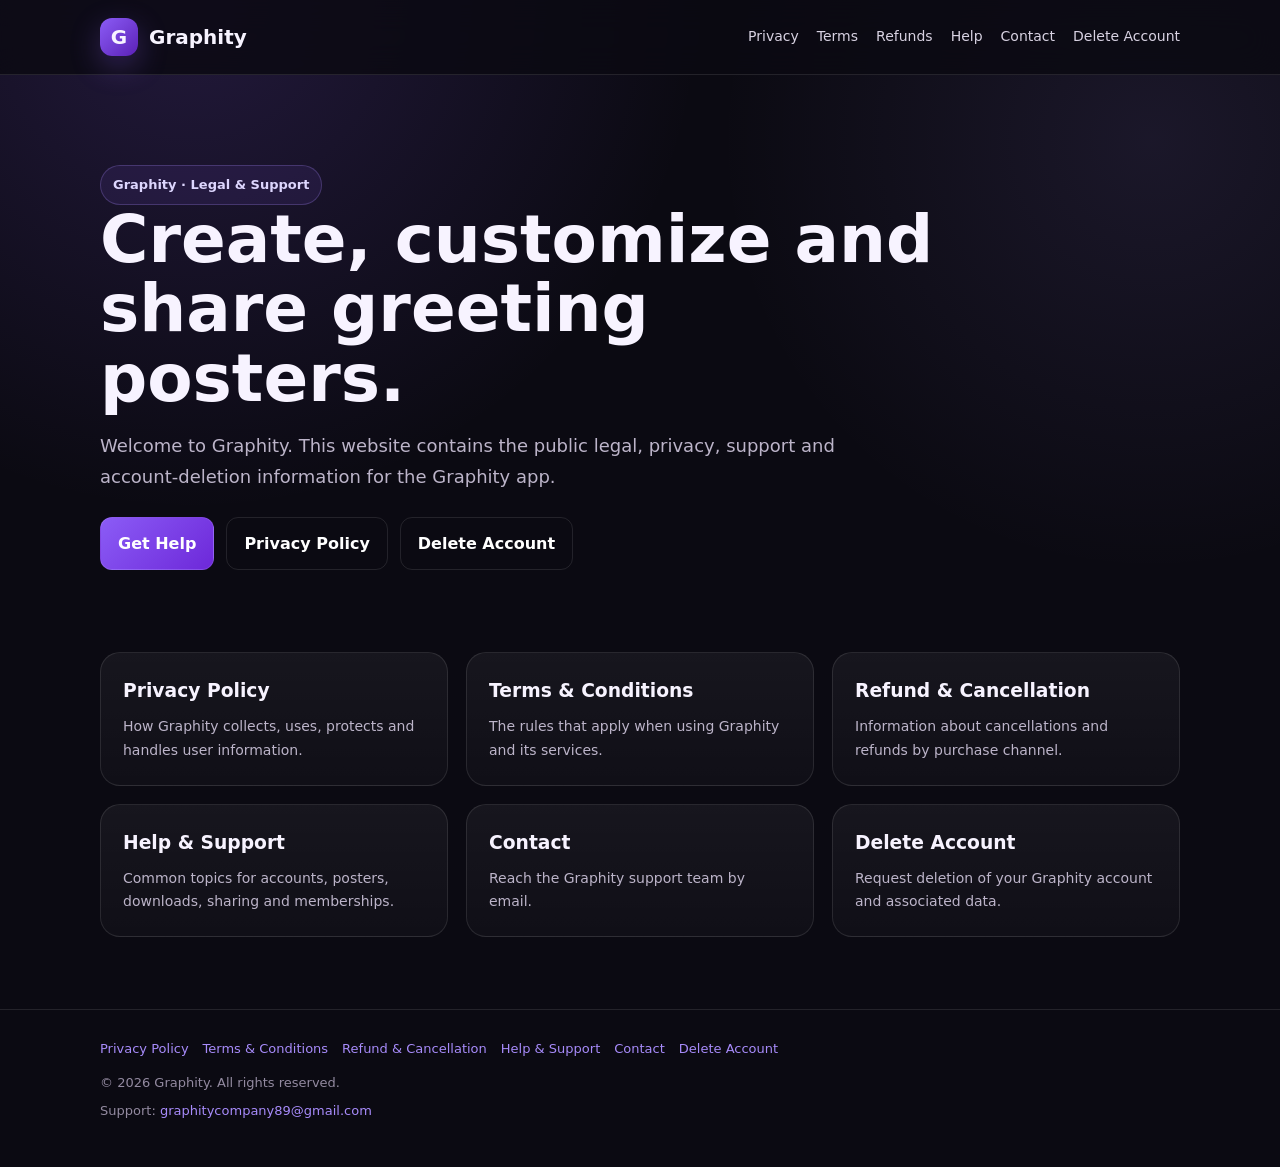
<file: index.html>
<!doctype html>
<html lang="en">
<head>
<meta charset="utf-8">
<meta name="viewport" content="width=device-width,initial-scale=1">
<meta name="theme-color" content="#0b0a12">
<meta name="description" content="Graphity legal, privacy and support information.">
<title>Graphity · Graphity</title>
<link rel="stylesheet" href="assets/styles.css">
</head>
<body>
<header><div class="container nav">
<a class="brand" href="index.html"><span class="logo">G</span><span>Graphity</span></a>
<nav class="navlinks">
<a href="privacy-policy.html">Privacy</a><a href="terms.html">Terms</a><a href="refund-policy.html">Refunds</a><a href="help.html">Help</a><a href="contact.html">Contact</a><a href="delete-account.html">Delete Account</a>
</nav></div></header>
<main class="container">
<section class="hero">
  <span class="badge">Graphity · Legal & Support</span>
  <h1>Create, customize and share greeting posters.</h1>
  <p>Welcome to Graphity. This website contains the public legal, privacy, support and account-deletion information for the Graphity app.</p>
  <div class="cta">
    <a class="btn" href="help.html">Get Help</a>
    <a class="btn alt" href="privacy-policy.html">Privacy Policy</a>
    <a class="btn alt" href="delete-account.html">Delete Account</a>
  </div>
</section>
<section class="grid">
  <a class="card" href="privacy-policy.html"><h3>Privacy Policy</h3><p>How Graphity collects, uses, protects and handles user information.</p></a>
  <a class="card" href="terms.html"><h3>Terms & Conditions</h3><p>The rules that apply when using Graphity and its services.</p></a>
  <a class="card" href="refund-policy.html"><h3>Refund & Cancellation</h3><p>Information about cancellations and refunds by purchase channel.</p></a>
  <a class="card" href="help.html"><h3>Help & Support</h3><p>Common topics for accounts, posters, downloads, sharing and memberships.</p></a>
  <a class="card" href="contact.html"><h3>Contact</h3><p>Reach the Graphity support team by email.</p></a>
  <a class="card" href="delete-account.html"><h3>Delete Account</h3><p>Request deletion of your Graphity account and associated data.</p></a>
</section>
</main>
<footer><div class="container">
<div class="footerlinks">
<a href="privacy-policy.html">Privacy Policy</a><a href="terms.html">Terms & Conditions</a><a href="refund-policy.html">Refund & Cancellation</a><a href="help.html">Help & Support</a><a href="contact.html">Contact</a><a href="delete-account.html">Delete Account</a>
</div>
<div>© 2026 Graphity. All rights reserved.</div>
<div style="margin-top:6px">Support: <a href="mailto:graphitycompany89@gmail.com">graphitycompany89@gmail.com</a></div>
</div></footer>
</body></html>
</file>
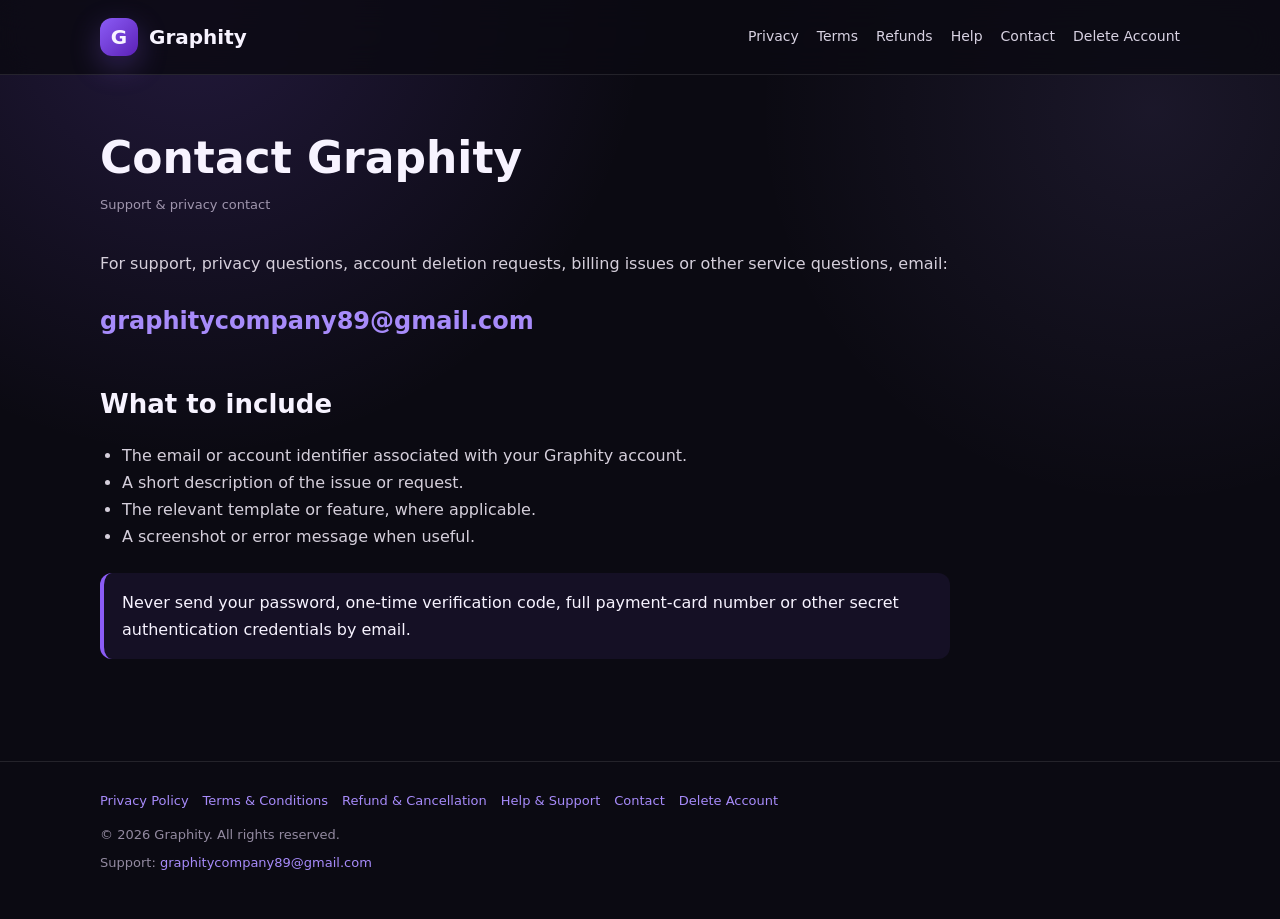
<file: contact.html>
<!doctype html>
<html lang="en">
<head>
<meta charset="utf-8">
<meta name="viewport" content="width=device-width,initial-scale=1">
<meta name="theme-color" content="#0b0a12">
<meta name="description" content="Graphity legal, privacy and support information.">
<title>Contact · Graphity</title>
<link rel="stylesheet" href="assets/styles.css">
</head>
<body>
<header><div class="container nav">
<a class="brand" href="index.html"><span class="logo">G</span><span>Graphity</span></a>
<nav class="navlinks">
<a href="privacy-policy.html">Privacy</a><a href="terms.html">Terms</a><a href="refund-policy.html">Refunds</a><a href="help.html">Help</a><a href="contact.html">Contact</a><a href="delete-account.html">Delete Account</a>
</nav></div></header>
<main class="container">
<div class="page"><div class="prose">
<h1>Contact Graphity</h1><div class="updated">Support & privacy contact</div>
<p>For support, privacy questions, account deletion requests, billing issues or other service questions, email:</p>
<p style="font-size:24px;font-weight:800"><a href="mailto:graphitycompany89@gmail.com">graphitycompany89@gmail.com</a></p>
<h2>What to include</h2><ul><li>The email or account identifier associated with your Graphity account.</li><li>A short description of the issue or request.</li><li>The relevant template or feature, where applicable.</li><li>A screenshot or error message when useful.</li></ul>
<div class="notice">Never send your password, one-time verification code, full payment-card number or other secret authentication credentials by email.</div>
</div></div>
</main>
<footer><div class="container">
<div class="footerlinks">
<a href="privacy-policy.html">Privacy Policy</a><a href="terms.html">Terms & Conditions</a><a href="refund-policy.html">Refund & Cancellation</a><a href="help.html">Help & Support</a><a href="contact.html">Contact</a><a href="delete-account.html">Delete Account</a>
</div>
<div>© 2026 Graphity. All rights reserved.</div>
<div style="margin-top:6px">Support: <a href="mailto:graphitycompany89@gmail.com">graphitycompany89@gmail.com</a></div>
</div></footer>
</body></html>
</file>
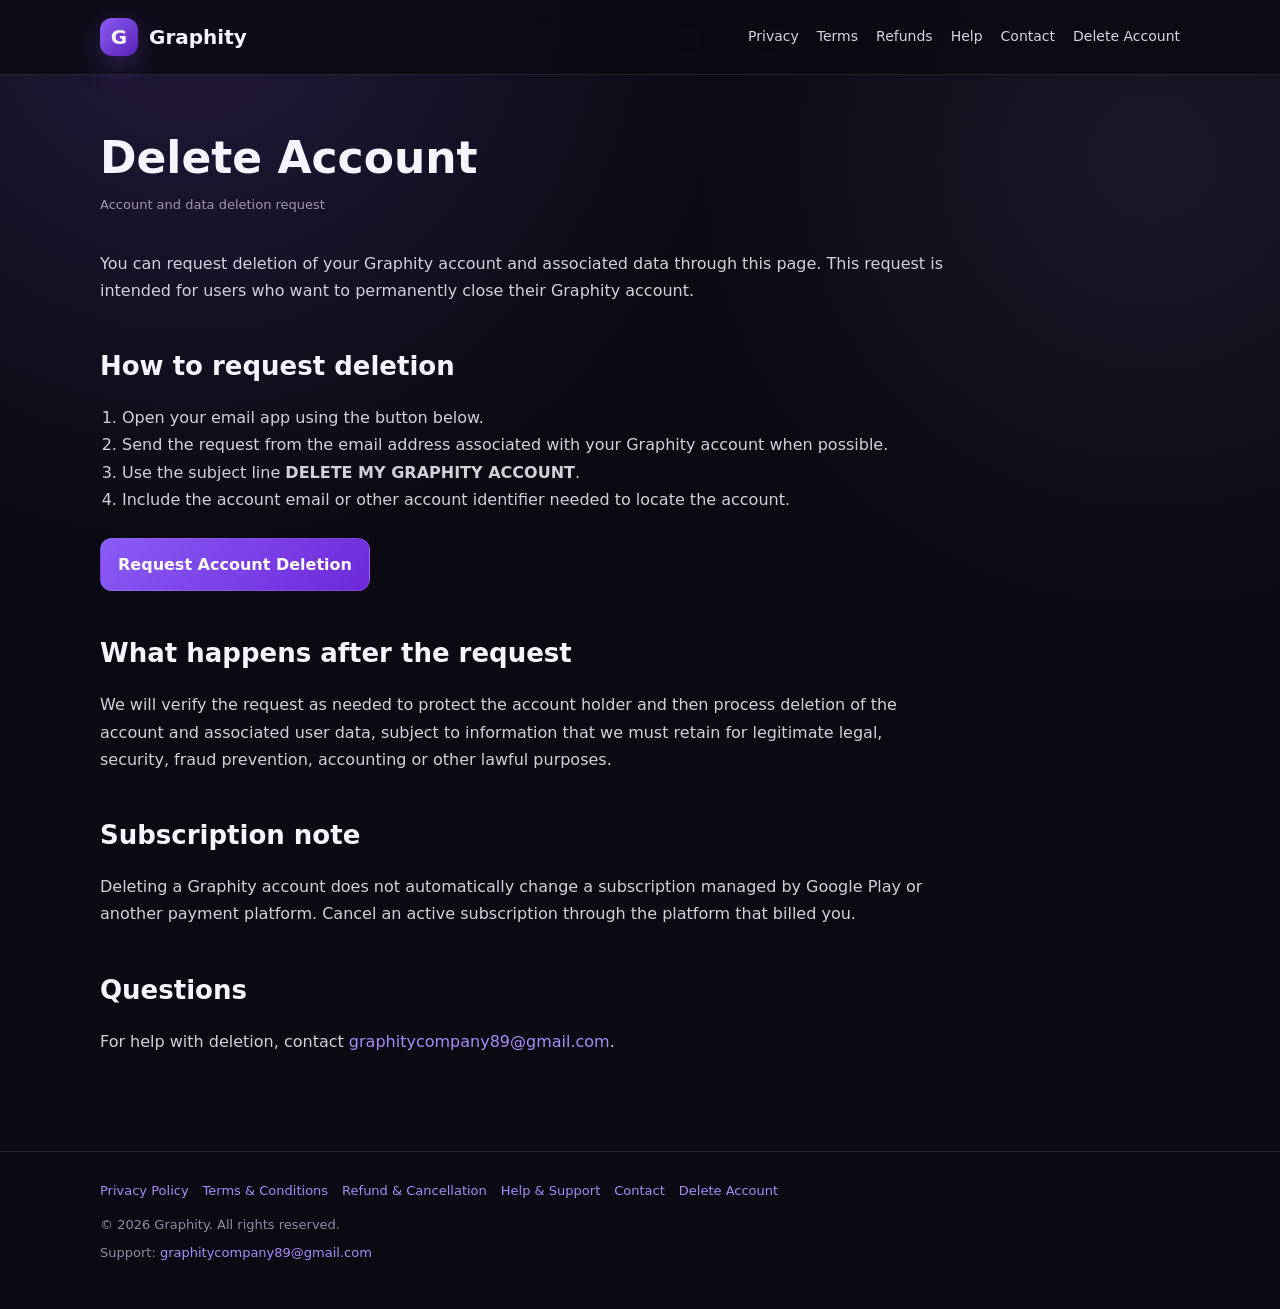
<file: delete-account.html>
<!doctype html>
<html lang="en">
<head>
<meta charset="utf-8">
<meta name="viewport" content="width=device-width,initial-scale=1">
<meta name="theme-color" content="#0b0a12">
<meta name="description" content="Graphity legal, privacy and support information.">
<title>Delete Account · Graphity</title>
<link rel="stylesheet" href="assets/styles.css">
</head>
<body>
<header><div class="container nav">
<a class="brand" href="index.html"><span class="logo">G</span><span>Graphity</span></a>
<nav class="navlinks">
<a href="privacy-policy.html">Privacy</a><a href="terms.html">Terms</a><a href="refund-policy.html">Refunds</a><a href="help.html">Help</a><a href="contact.html">Contact</a><a href="delete-account.html">Delete Account</a>
</nav></div></header>
<main class="container">
<div class="page"><div class="prose">
<h1>Delete Account</h1><div class="updated">Account and data deletion request</div>
<p>You can request deletion of your Graphity account and associated data through this page. This request is intended for users who want to permanently close their Graphity account.</p>
<h2>How to request deletion</h2><ol><li>Open your email app using the button below.</li><li>Send the request from the email address associated with your Graphity account when possible.</li><li>Use the subject line <strong>DELETE MY GRAPHITY ACCOUNT</strong>.</li><li>Include the account email or other account identifier needed to locate the account.</li></ol>
<div class="cta"><a class="btn" href="mailto:graphitycompany89@gmail.com?subject=DELETE%20MY%20GRAPHITY%20ACCOUNT&body=Please%20delete%20my%20Graphity%20account%20and%20associated%20data.%0A%0AAccount%20email%20or%20identifier:%20">Request Account Deletion</a></div>
<h2>What happens after the request</h2><p>We will verify the request as needed to protect the account holder and then process deletion of the account and associated user data, subject to information that we must retain for legitimate legal, security, fraud prevention, accounting or other lawful purposes.</p>
<h2>Subscription note</h2><p>Deleting a Graphity account does not automatically change a subscription managed by Google Play or another payment platform. Cancel an active subscription through the platform that billed you.</p>
<h2>Questions</h2><p>For help with deletion, contact <a href="mailto:graphitycompany89@gmail.com">graphitycompany89@gmail.com</a>.</p>
</div></div>
</main>
<footer><div class="container">
<div class="footerlinks">
<a href="privacy-policy.html">Privacy Policy</a><a href="terms.html">Terms & Conditions</a><a href="refund-policy.html">Refund & Cancellation</a><a href="help.html">Help & Support</a><a href="contact.html">Contact</a><a href="delete-account.html">Delete Account</a>
</div>
<div>© 2026 Graphity. All rights reserved.</div>
<div style="margin-top:6px">Support: <a href="mailto:graphitycompany89@gmail.com">graphitycompany89@gmail.com</a></div>
</div></footer>
</body></html>
</file>
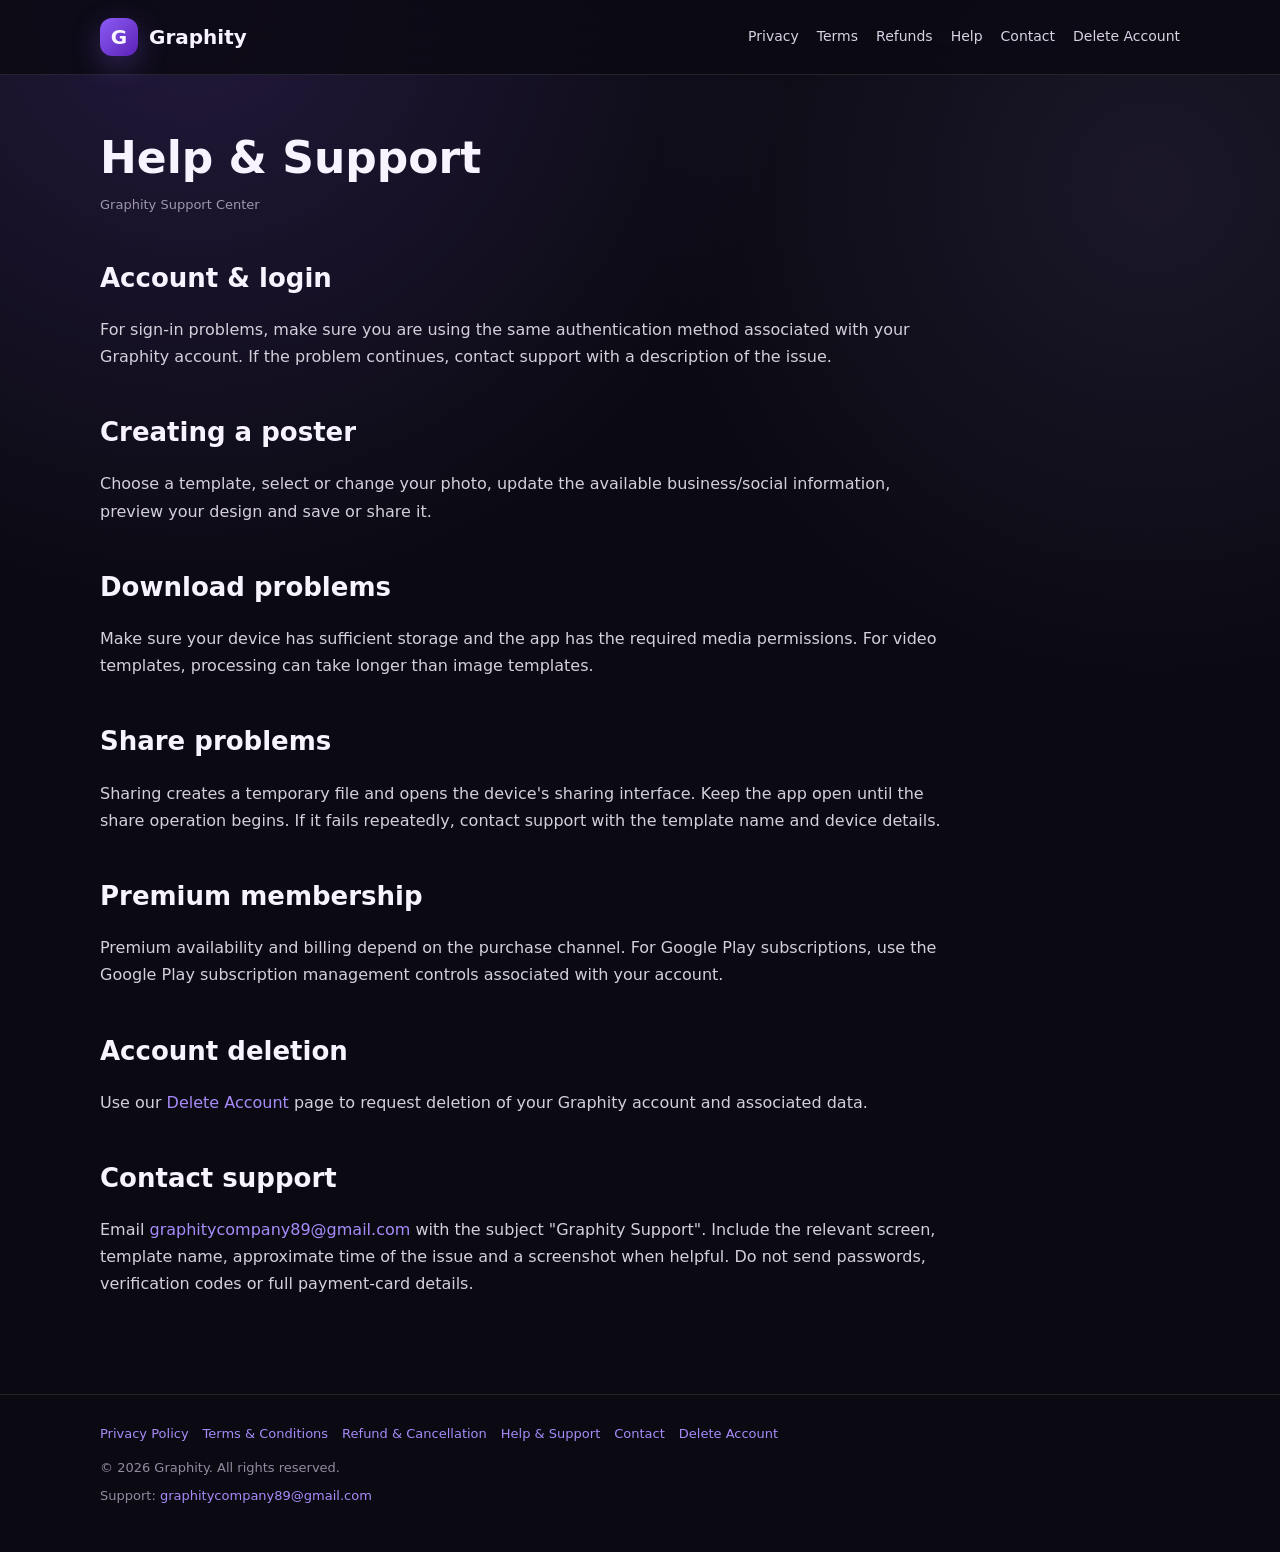
<file: help.html>
<!doctype html>
<html lang="en">
<head>
<meta charset="utf-8">
<meta name="viewport" content="width=device-width,initial-scale=1">
<meta name="theme-color" content="#0b0a12">
<meta name="description" content="Graphity legal, privacy and support information.">
<title>Help & Support · Graphity</title>
<link rel="stylesheet" href="assets/styles.css">
</head>
<body>
<header><div class="container nav">
<a class="brand" href="index.html"><span class="logo">G</span><span>Graphity</span></a>
<nav class="navlinks">
<a href="privacy-policy.html">Privacy</a><a href="terms.html">Terms</a><a href="refund-policy.html">Refunds</a><a href="help.html">Help</a><a href="contact.html">Contact</a><a href="delete-account.html">Delete Account</a>
</nav></div></header>
<main class="container">
<div class="page"><div class="prose">
<h1>Help & Support</h1><div class="updated">Graphity Support Center</div>
<h2>Account & login</h2><p>For sign-in problems, make sure you are using the same authentication method associated with your Graphity account. If the problem continues, contact support with a description of the issue.</p>
<h2>Creating a poster</h2><p>Choose a template, select or change your photo, update the available business/social information, preview your design and save or share it.</p>
<h2>Download problems</h2><p>Make sure your device has sufficient storage and the app has the required media permissions. For video templates, processing can take longer than image templates.</p>
<h2>Share problems</h2><p>Sharing creates a temporary file and opens the device's sharing interface. Keep the app open until the share operation begins. If it fails repeatedly, contact support with the template name and device details.</p>
<h2>Premium membership</h2><p>Premium availability and billing depend on the purchase channel. For Google Play subscriptions, use the Google Play subscription management controls associated with your account.</p>
<h2>Account deletion</h2><p>Use our <a href="delete-account.html">Delete Account</a> page to request deletion of your Graphity account and associated data.</p>
<h2>Contact support</h2><p>Email <a href="mailto:graphitycompany89@gmail.com">graphitycompany89@gmail.com</a> with the subject "Graphity Support". Include the relevant screen, template name, approximate time of the issue and a screenshot when helpful. Do not send passwords, verification codes or full payment-card details.</p>
</div></div>
</main>
<footer><div class="container">
<div class="footerlinks">
<a href="privacy-policy.html">Privacy Policy</a><a href="terms.html">Terms & Conditions</a><a href="refund-policy.html">Refund & Cancellation</a><a href="help.html">Help & Support</a><a href="contact.html">Contact</a><a href="delete-account.html">Delete Account</a>
</div>
<div>© 2026 Graphity. All rights reserved.</div>
<div style="margin-top:6px">Support: <a href="mailto:graphitycompany89@gmail.com">graphitycompany89@gmail.com</a></div>
</div></footer>
</body></html>
</file>
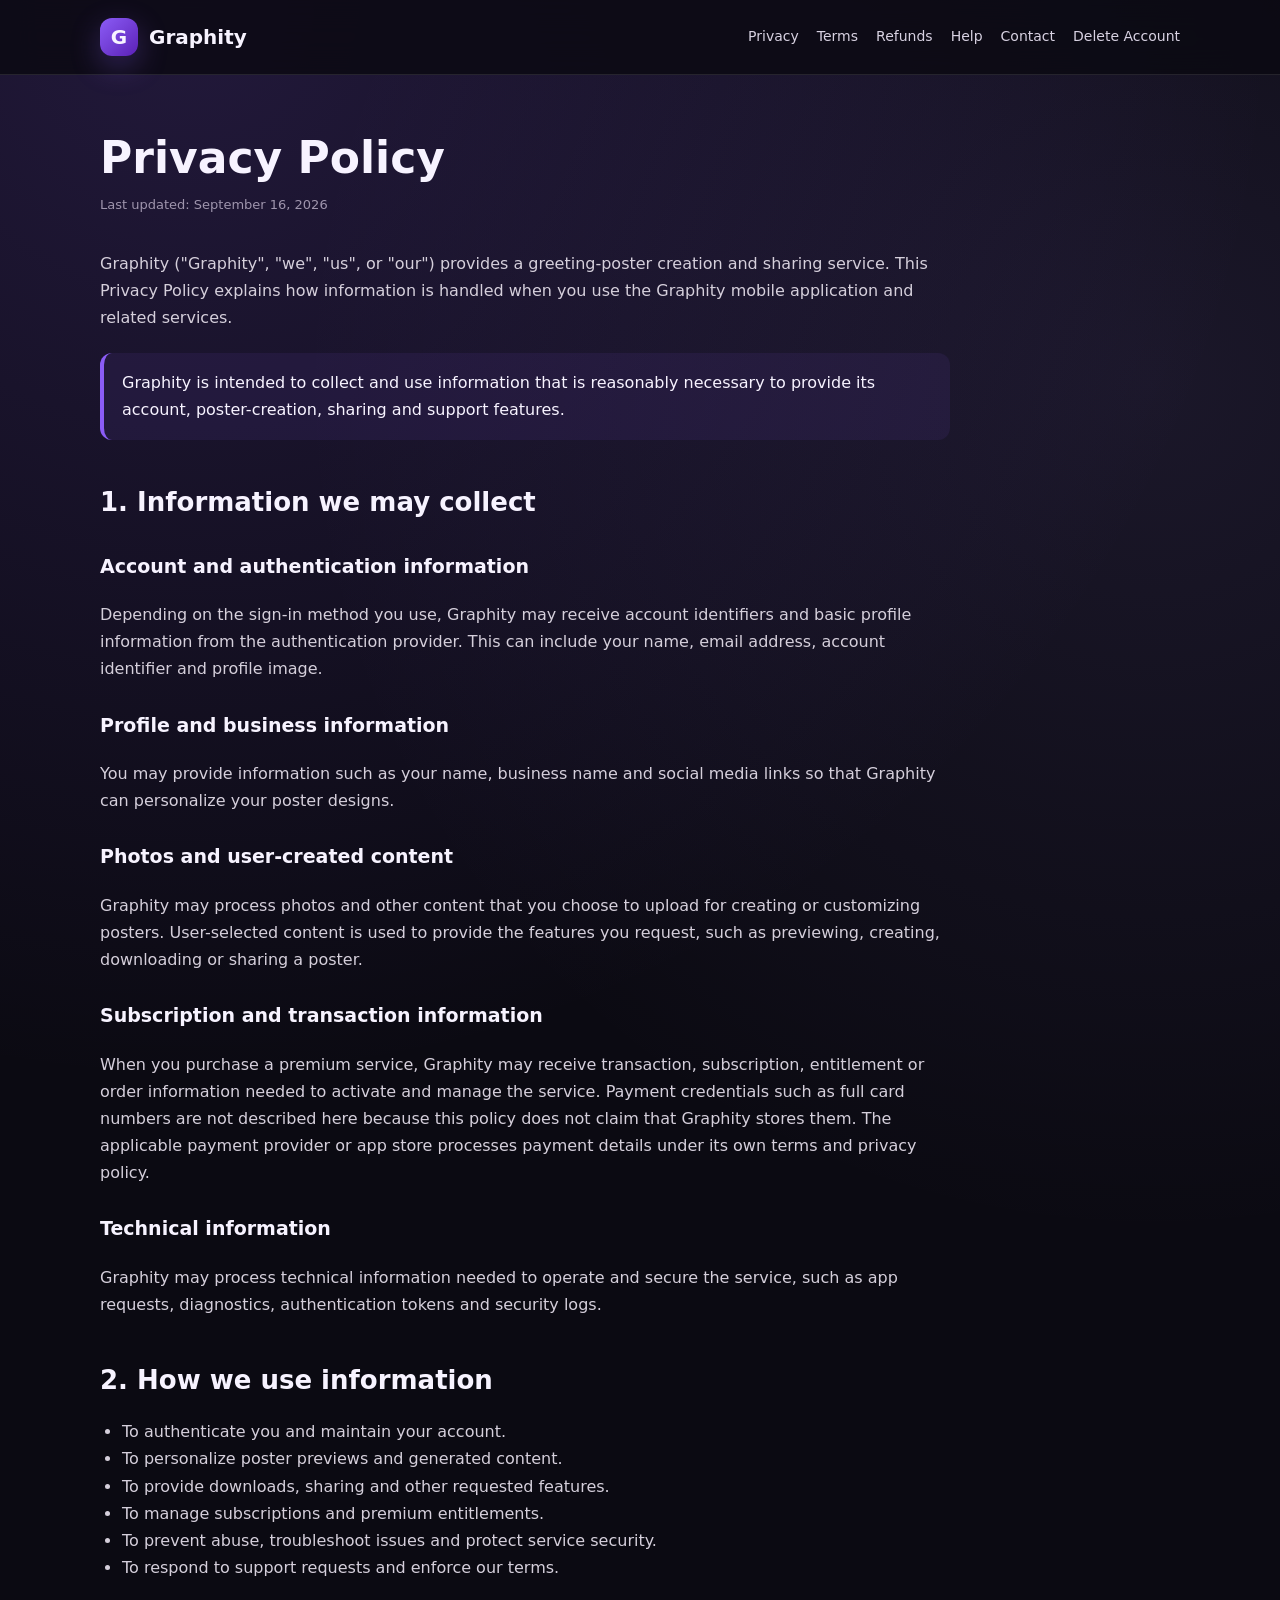
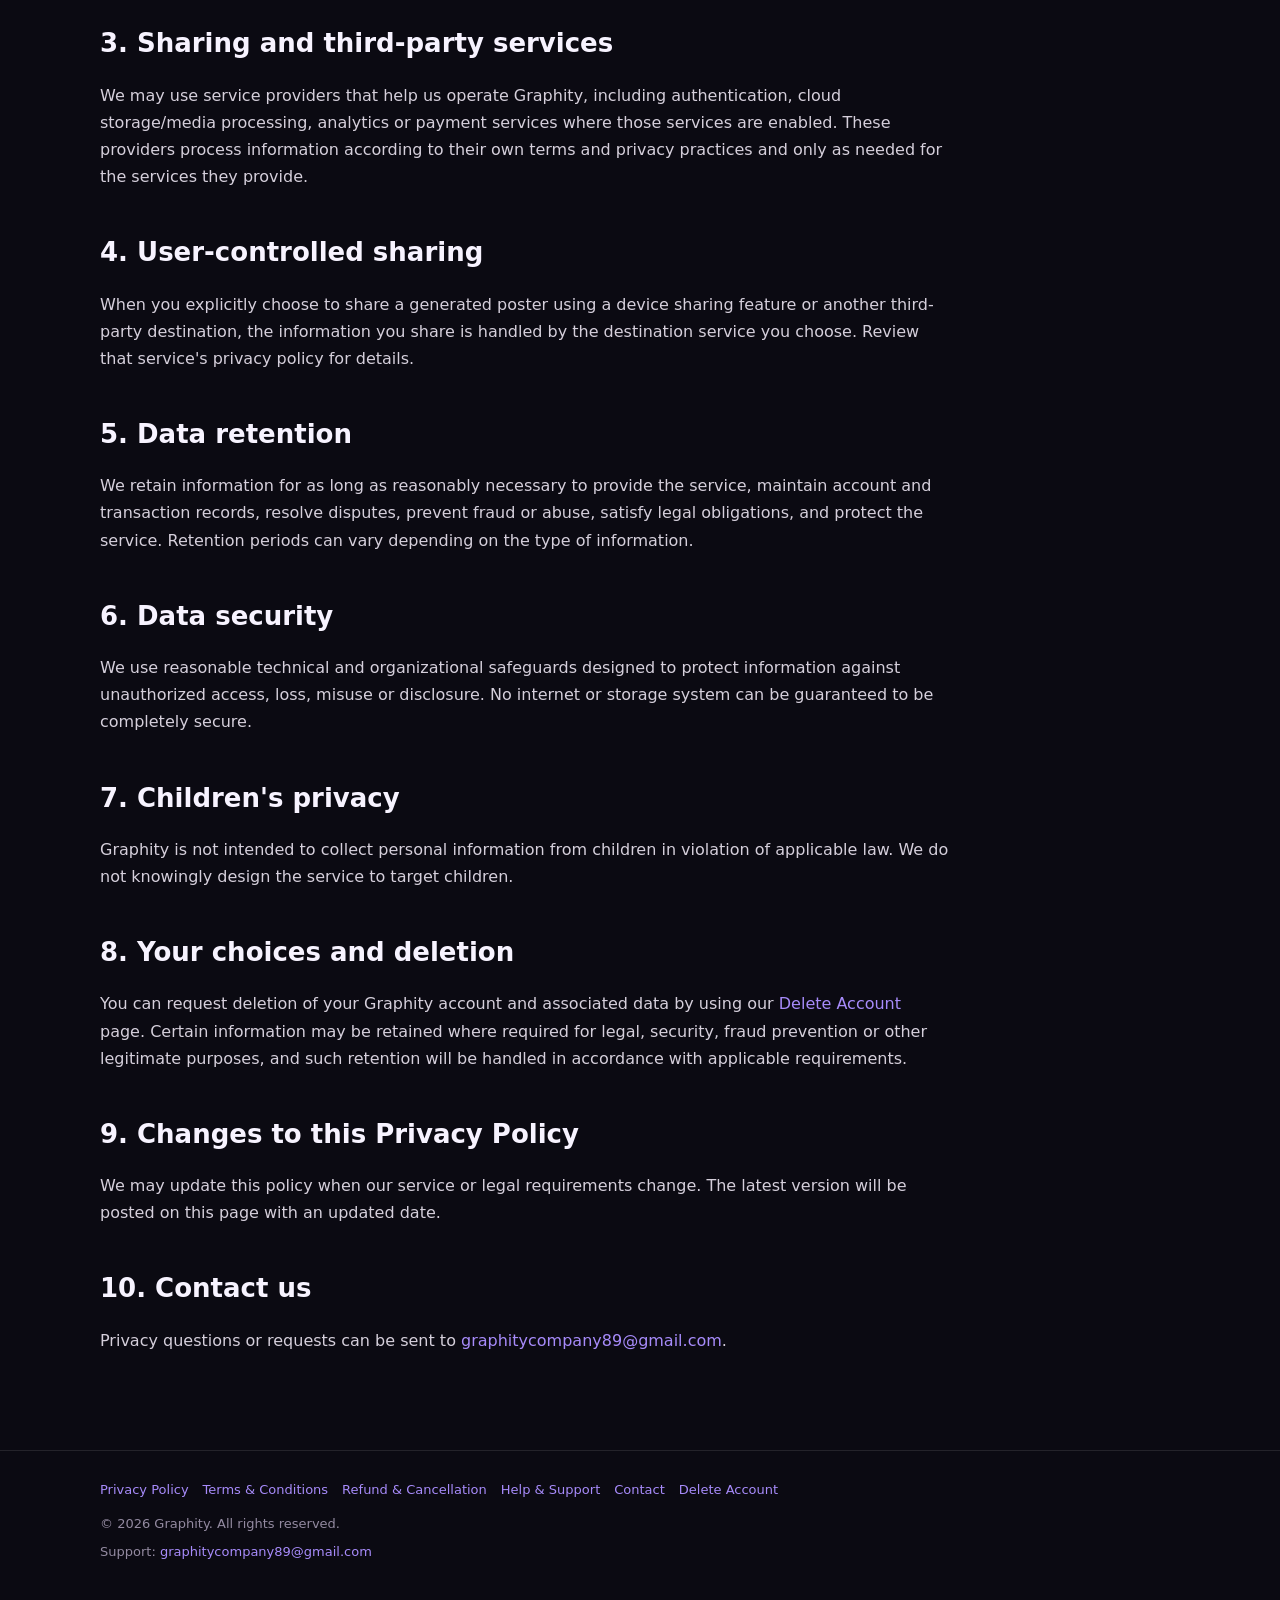
<file: privacy-policy.html>
<!doctype html>
<html lang="en">
<head>
<meta charset="utf-8">
<meta name="viewport" content="width=device-width,initial-scale=1">
<meta name="theme-color" content="#0b0a12">
<meta name="description" content="Graphity legal, privacy and support information.">
<title>Privacy Policy · Graphity</title>
<link rel="stylesheet" href="assets/styles.css">
</head>
<body>
<header><div class="container nav">
<a class="brand" href="index.html"><span class="logo">G</span><span>Graphity</span></a>
<nav class="navlinks">
<a href="privacy-policy.html">Privacy</a><a href="terms.html">Terms</a><a href="refund-policy.html">Refunds</a><a href="help.html">Help</a><a href="contact.html">Contact</a><a href="delete-account.html">Delete Account</a>
</nav></div></header>
<main class="container">
<div class="page"><div class="prose">
<h1>Privacy Policy</h1><div class="updated">Last updated: September 16, 2026</div>
<p>Graphity ("Graphity", "we", "us", or "our") provides a greeting-poster creation and sharing service. This Privacy Policy explains how information is handled when you use the Graphity mobile application and related services.</p>
<div class="notice">Graphity is intended to collect and use information that is reasonably necessary to provide its account, poster-creation, sharing and support features.</div>
<h2>1. Information we may collect</h2>
<h3>Account and authentication information</h3>
<p>Depending on the sign-in method you use, Graphity may receive account identifiers and basic profile information from the authentication provider. This can include your name, email address, account identifier and profile image.</p>
<h3>Profile and business information</h3>
<p>You may provide information such as your name, business name and social media links so that Graphity can personalize your poster designs.</p>
<h3>Photos and user-created content</h3>
<p>Graphity may process photos and other content that you choose to upload for creating or customizing posters. User-selected content is used to provide the features you request, such as previewing, creating, downloading or sharing a poster.</p>
<h3>Subscription and transaction information</h3>
<p>When you purchase a premium service, Graphity may receive transaction, subscription, entitlement or order information needed to activate and manage the service. Payment credentials such as full card numbers are not described here because this policy does not claim that Graphity stores them. The applicable payment provider or app store processes payment details under its own terms and privacy policy.</p>
<h3>Technical information</h3>
<p>Graphity may process technical information needed to operate and secure the service, such as app requests, diagnostics, authentication tokens and security logs.</p>
<h2>2. How we use information</h2>
<ul><li>To authenticate you and maintain your account.</li><li>To personalize poster previews and generated content.</li><li>To provide downloads, sharing and other requested features.</li><li>To manage subscriptions and premium entitlements.</li><li>To prevent abuse, troubleshoot issues and protect service security.</li><li>To respond to support requests and enforce our terms.</li></ul>
<h2>3. Sharing and third-party services</h2>
<p>We may use service providers that help us operate Graphity, including authentication, cloud storage/media processing, analytics or payment services where those services are enabled. These providers process information according to their own terms and privacy practices and only as needed for the services they provide.</p>
<h2>4. User-controlled sharing</h2>
<p>When you explicitly choose to share a generated poster using a device sharing feature or another third-party destination, the information you share is handled by the destination service you choose. Review that service's privacy policy for details.</p>
<h2>5. Data retention</h2>
<p>We retain information for as long as reasonably necessary to provide the service, maintain account and transaction records, resolve disputes, prevent fraud or abuse, satisfy legal obligations, and protect the service. Retention periods can vary depending on the type of information.</p>
<h2>6. Data security</h2>
<p>We use reasonable technical and organizational safeguards designed to protect information against unauthorized access, loss, misuse or disclosure. No internet or storage system can be guaranteed to be completely secure.</p>
<h2>7. Children's privacy</h2>
<p>Graphity is not intended to collect personal information from children in violation of applicable law. We do not knowingly design the service to target children.</p>
<h2>8. Your choices and deletion</h2>
<p>You can request deletion of your Graphity account and associated data by using our <a href="delete-account.html">Delete Account</a> page. Certain information may be retained where required for legal, security, fraud prevention or other legitimate purposes, and such retention will be handled in accordance with applicable requirements.</p>
<h2>9. Changes to this Privacy Policy</h2>
<p>We may update this policy when our service or legal requirements change. The latest version will be posted on this page with an updated date.</p>
<h2>10. Contact us</h2>
<p>Privacy questions or requests can be sent to <a href="mailto:graphitycompany89@gmail.com">graphitycompany89@gmail.com</a>.</p>
</div></div>
</main>
<footer><div class="container">
<div class="footerlinks">
<a href="privacy-policy.html">Privacy Policy</a><a href="terms.html">Terms & Conditions</a><a href="refund-policy.html">Refund & Cancellation</a><a href="help.html">Help & Support</a><a href="contact.html">Contact</a><a href="delete-account.html">Delete Account</a>
</div>
<div>© 2026 Graphity. All rights reserved.</div>
<div style="margin-top:6px">Support: <a href="mailto:graphitycompany89@gmail.com">graphitycompany89@gmail.com</a></div>
</div></footer>
</body></html>
</file>
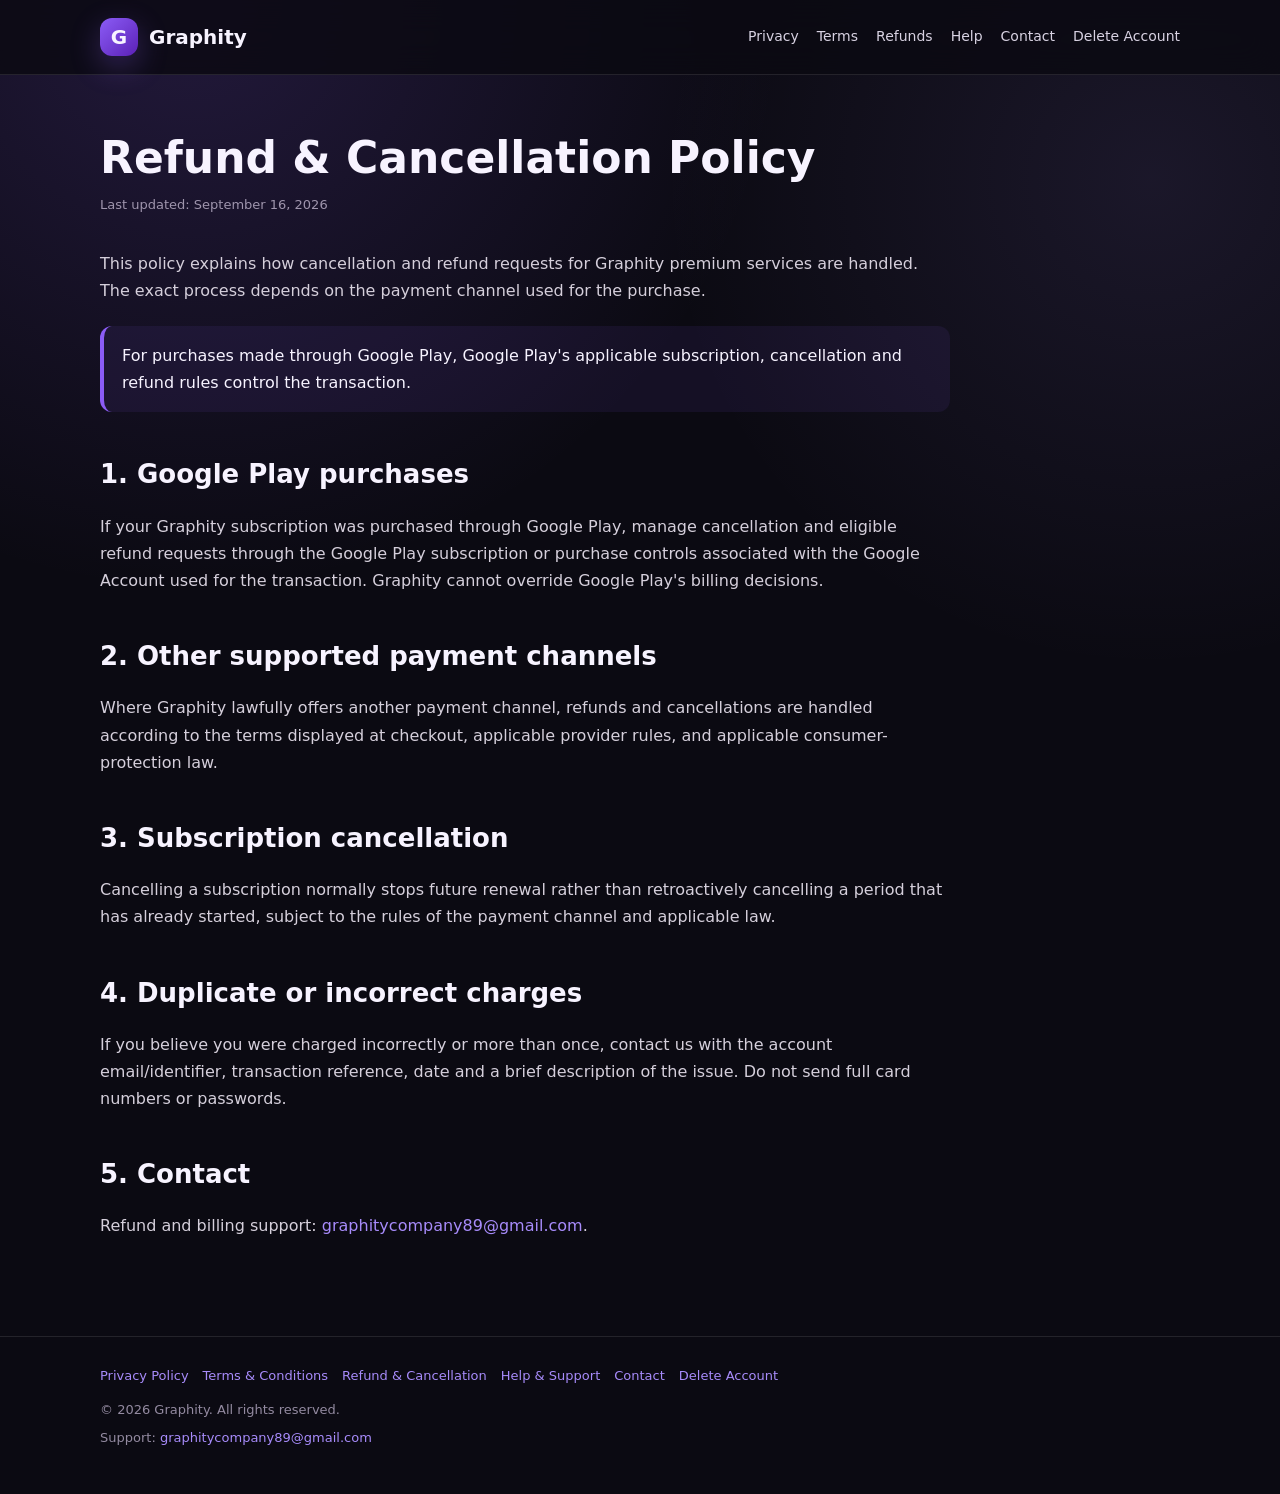
<file: refund-policy.html>
<!doctype html>
<html lang="en">
<head>
<meta charset="utf-8">
<meta name="viewport" content="width=device-width,initial-scale=1">
<meta name="theme-color" content="#0b0a12">
<meta name="description" content="Graphity legal, privacy and support information.">
<title>Refund & Cancellation Policy · Graphity</title>
<link rel="stylesheet" href="assets/styles.css">
</head>
<body>
<header><div class="container nav">
<a class="brand" href="index.html"><span class="logo">G</span><span>Graphity</span></a>
<nav class="navlinks">
<a href="privacy-policy.html">Privacy</a><a href="terms.html">Terms</a><a href="refund-policy.html">Refunds</a><a href="help.html">Help</a><a href="contact.html">Contact</a><a href="delete-account.html">Delete Account</a>
</nav></div></header>
<main class="container">
<div class="page"><div class="prose">
<h1>Refund & Cancellation Policy</h1><div class="updated">Last updated: September 16, 2026</div>
<p>This policy explains how cancellation and refund requests for Graphity premium services are handled. The exact process depends on the payment channel used for the purchase.</p>
<div class="notice">For purchases made through Google Play, Google Play's applicable subscription, cancellation and refund rules control the transaction.</div>
<h2>1. Google Play purchases</h2><p>If your Graphity subscription was purchased through Google Play, manage cancellation and eligible refund requests through the Google Play subscription or purchase controls associated with the Google Account used for the transaction. Graphity cannot override Google Play's billing decisions.</p>
<h2>2. Other supported payment channels</h2><p>Where Graphity lawfully offers another payment channel, refunds and cancellations are handled according to the terms displayed at checkout, applicable provider rules, and applicable consumer-protection law.</p>
<h2>3. Subscription cancellation</h2><p>Cancelling a subscription normally stops future renewal rather than retroactively cancelling a period that has already started, subject to the rules of the payment channel and applicable law.</p>
<h2>4. Duplicate or incorrect charges</h2><p>If you believe you were charged incorrectly or more than once, contact us with the account email/identifier, transaction reference, date and a brief description of the issue. Do not send full card numbers or passwords.</p>
<h2>5. Contact</h2><p>Refund and billing support: <a href="mailto:graphitycompany89@gmail.com">graphitycompany89@gmail.com</a>.</p>
</div></div>
</main>
<footer><div class="container">
<div class="footerlinks">
<a href="privacy-policy.html">Privacy Policy</a><a href="terms.html">Terms & Conditions</a><a href="refund-policy.html">Refund & Cancellation</a><a href="help.html">Help & Support</a><a href="contact.html">Contact</a><a href="delete-account.html">Delete Account</a>
</div>
<div>© 2026 Graphity. All rights reserved.</div>
<div style="margin-top:6px">Support: <a href="mailto:graphitycompany89@gmail.com">graphitycompany89@gmail.com</a></div>
</div></footer>
</body></html>
</file>
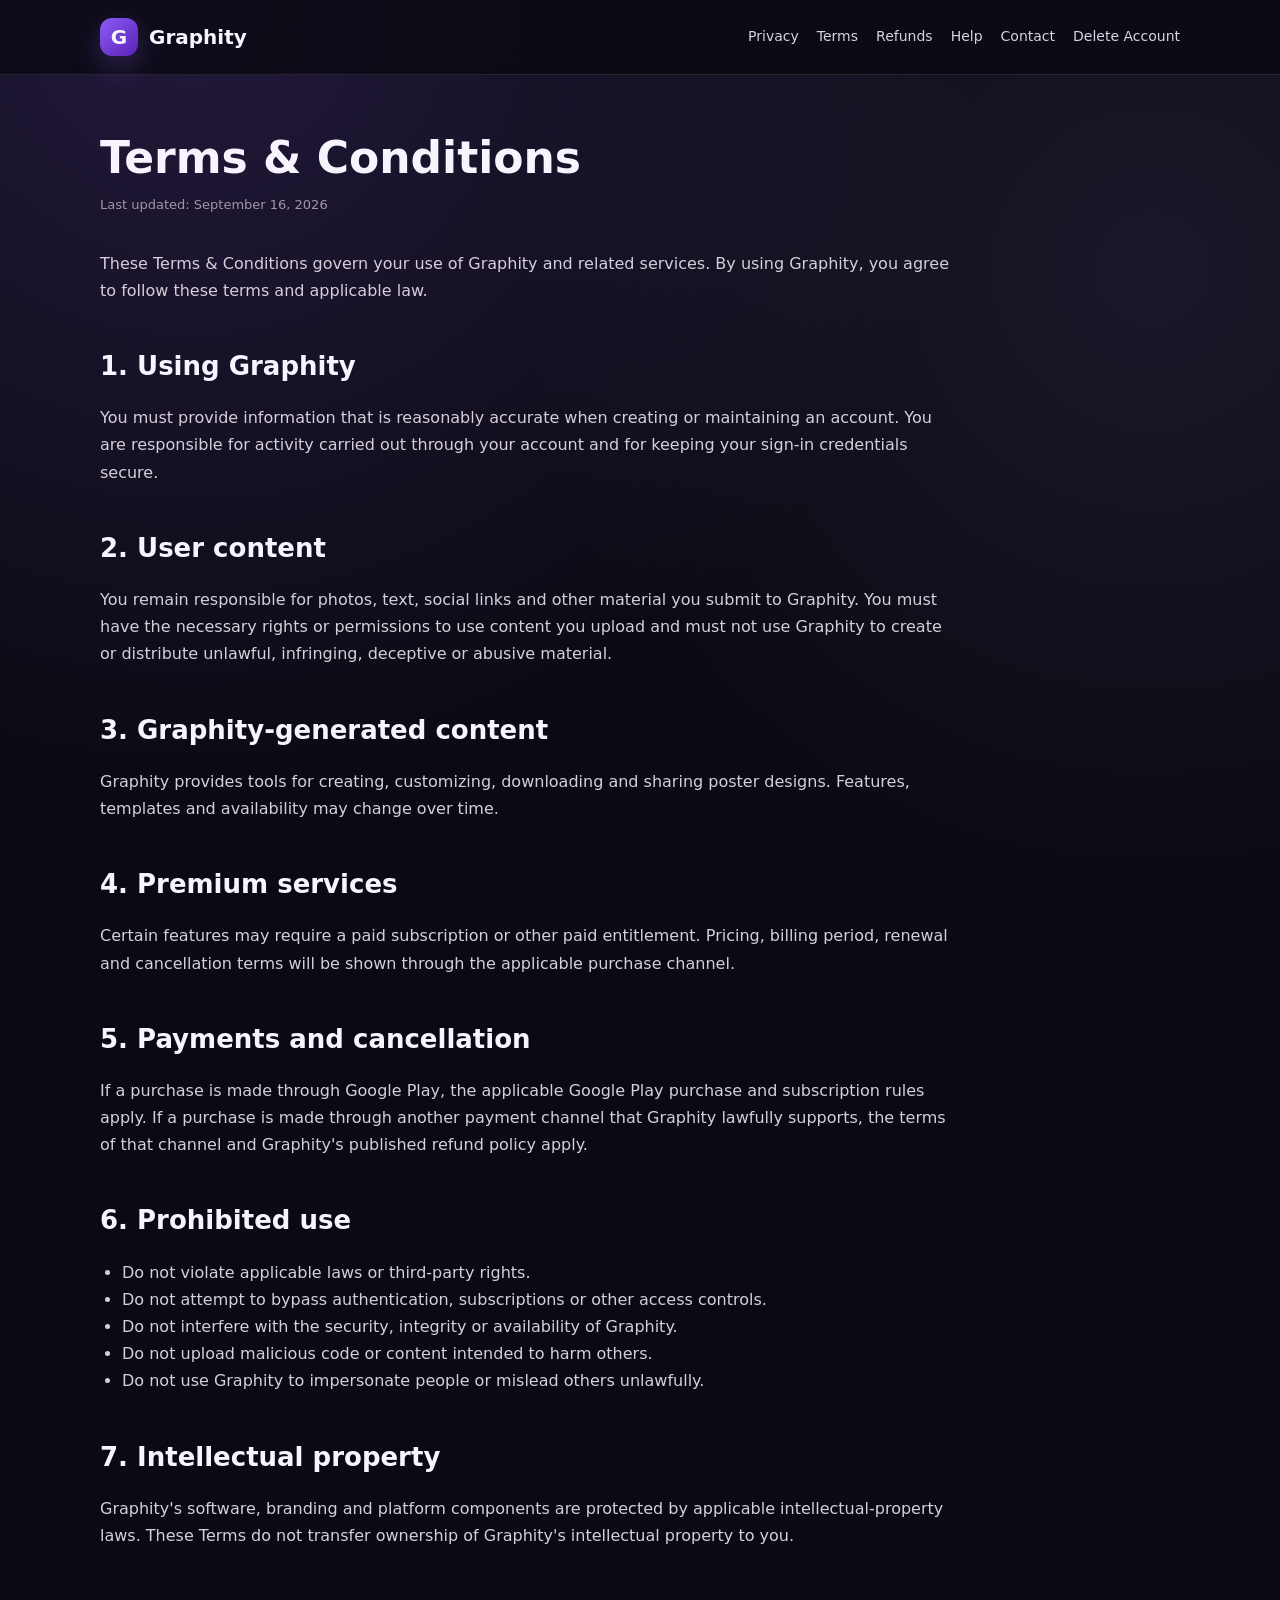
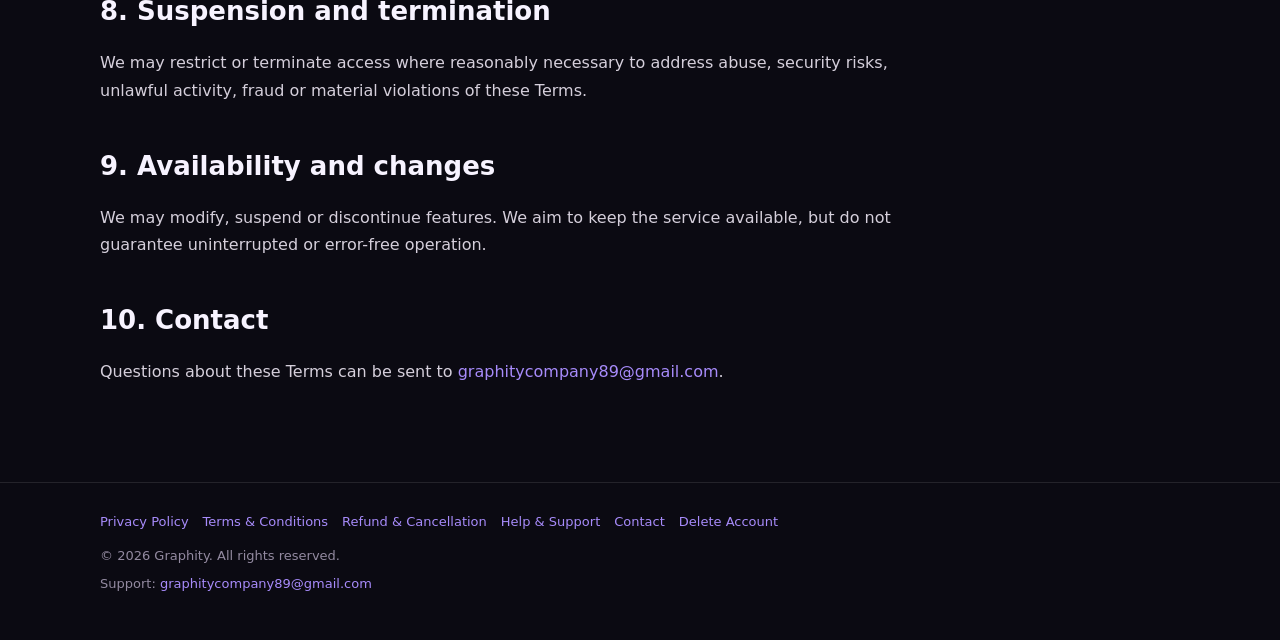
<file: terms.html>
<!doctype html>
<html lang="en">
<head>
<meta charset="utf-8">
<meta name="viewport" content="width=device-width,initial-scale=1">
<meta name="theme-color" content="#0b0a12">
<meta name="description" content="Graphity legal, privacy and support information.">
<title>Terms & Conditions · Graphity</title>
<link rel="stylesheet" href="assets/styles.css">
</head>
<body>
<header><div class="container nav">
<a class="brand" href="index.html"><span class="logo">G</span><span>Graphity</span></a>
<nav class="navlinks">
<a href="privacy-policy.html">Privacy</a><a href="terms.html">Terms</a><a href="refund-policy.html">Refunds</a><a href="help.html">Help</a><a href="contact.html">Contact</a><a href="delete-account.html">Delete Account</a>
</nav></div></header>
<main class="container">
<div class="page"><div class="prose">
<h1>Terms & Conditions</h1><div class="updated">Last updated: September 16, 2026</div>
<p>These Terms & Conditions govern your use of Graphity and related services. By using Graphity, you agree to follow these terms and applicable law.</p>
<h2>1. Using Graphity</h2><p>You must provide information that is reasonably accurate when creating or maintaining an account. You are responsible for activity carried out through your account and for keeping your sign-in credentials secure.</p>
<h2>2. User content</h2><p>You remain responsible for photos, text, social links and other material you submit to Graphity. You must have the necessary rights or permissions to use content you upload and must not use Graphity to create or distribute unlawful, infringing, deceptive or abusive material.</p>
<h2>3. Graphity-generated content</h2><p>Graphity provides tools for creating, customizing, downloading and sharing poster designs. Features, templates and availability may change over time.</p>
<h2>4. Premium services</h2><p>Certain features may require a paid subscription or other paid entitlement. Pricing, billing period, renewal and cancellation terms will be shown through the applicable purchase channel.</p>
<h2>5. Payments and cancellation</h2><p>If a purchase is made through Google Play, the applicable Google Play purchase and subscription rules apply. If a purchase is made through another payment channel that Graphity lawfully supports, the terms of that channel and Graphity's published refund policy apply.</p>
<h2>6. Prohibited use</h2><ul><li>Do not violate applicable laws or third-party rights.</li><li>Do not attempt to bypass authentication, subscriptions or other access controls.</li><li>Do not interfere with the security, integrity or availability of Graphity.</li><li>Do not upload malicious code or content intended to harm others.</li><li>Do not use Graphity to impersonate people or mislead others unlawfully.</li></ul>
<h2>7. Intellectual property</h2><p>Graphity's software, branding and platform components are protected by applicable intellectual-property laws. These Terms do not transfer ownership of Graphity's intellectual property to you.</p>
<h2>8. Suspension and termination</h2><p>We may restrict or terminate access where reasonably necessary to address abuse, security risks, unlawful activity, fraud or material violations of these Terms.</p>
<h2>9. Availability and changes</h2><p>We may modify, suspend or discontinue features. We aim to keep the service available, but do not guarantee uninterrupted or error-free operation.</p>
<h2>10. Contact</h2><p>Questions about these Terms can be sent to <a href="mailto:graphitycompany89@gmail.com">graphitycompany89@gmail.com</a>.</p>
</div></div>
</main>
<footer><div class="container">
<div class="footerlinks">
<a href="privacy-policy.html">Privacy Policy</a><a href="terms.html">Terms & Conditions</a><a href="refund-policy.html">Refund & Cancellation</a><a href="help.html">Help & Support</a><a href="contact.html">Contact</a><a href="delete-account.html">Delete Account</a>
</div>
<div>© 2026 Graphity. All rights reserved.</div>
<div style="margin-top:6px">Support: <a href="mailto:graphitycompany89@gmail.com">graphitycompany89@gmail.com</a></div>
</div></footer>
</body></html>
</file>
<file: assets/styles.css>
:root{--bg:#0b0a12;--panel:#15131e;--text:#f7f3ff;--muted:#bcb4c9;--accent:#8b5cf6;--accent2:#a78bfa;--border:rgba(255,255,255,.10);--max:1080px}
*{box-sizing:border-box}html{scroll-behavior:smooth}
body{margin:0;font-family:Inter,system-ui,-apple-system,BlinkMacSystemFont,"Segoe UI",sans-serif;background:radial-gradient(circle at 15% 0%,rgba(139,92,246,.18),transparent 32%),radial-gradient(circle at 90% 12%,rgba(167,139,250,.10),transparent 28%),var(--bg);color:var(--text);line-height:1.7}
a{color:var(--accent2);text-decoration:none}a:hover{text-decoration:underline}
.container{width:min(calc(100% - 40px),var(--max));margin:auto}
header{position:sticky;top:0;z-index:50;backdrop-filter:blur(16px);background:rgba(11,10,18,.84);border-bottom:1px solid var(--border)}
.nav{min-height:74px;display:flex;align-items:center;justify-content:space-between;gap:20px}
.brand{display:flex;align-items:center;gap:11px;color:var(--text);font-weight:800;font-size:20px}
.logo{width:38px;height:38px;border-radius:12px;display:grid;place-items:center;background:linear-gradient(135deg,var(--accent),#5b21b6);box-shadow:0 10px 30px rgba(139,92,246,.30);font-weight:900}
.navlinks{display:flex;gap:18px;flex-wrap:wrap;justify-content:flex-end}.navlinks a{font-size:14px;color:#d8d2e2}
.hero{padding:90px 0 50px}.hero h1{font-size:clamp(38px,6vw,66px);line-height:1.05;max-width:850px;margin:0 0 18px}.hero p{max-width:760px;color:var(--muted);font-size:18px}
.badge{display:inline-flex;align-items:center;gap:8px;padding:8px 12px;border:1px solid rgba(167,139,250,.25);background:rgba(139,92,246,.10);border-radius:999px;color:#ddd6fe;font-size:13px;font-weight:700}
.grid{display:grid;grid-template-columns:repeat(3,1fr);gap:18px;margin:32px 0 72px}
.card{display:block;background:linear-gradient(180deg,rgba(255,255,255,.05),rgba(255,255,255,.025));border:1px solid var(--border);border-radius:20px;padding:22px;color:var(--text)}
.card h3{margin:0 0 8px}.card p{margin:0;color:var(--muted);font-size:14px}
.page{padding:58px 0 80px}.page h1{font-size:44px;line-height:1.15;margin:0 0 10px}.updated{color:#9f95ad;font-size:13px;margin-bottom:34px}.prose{max-width:850px}
.prose h2{font-size:26px;margin-top:40px;margin-bottom:10px}.prose h3{font-size:19px;margin-top:26px}.prose p,.prose li{color:#d5cfdb}.prose ul,.prose ol{padding-left:22px}
.notice{border-left:4px solid var(--accent);background:rgba(139,92,246,.08);padding:16px 18px;border-radius:12px;margin:22px 0}
.cta{display:flex;gap:12px;flex-wrap:wrap;margin-top:25px}.btn{display:inline-flex;align-items:center;justify-content:center;padding:12px 17px;border-radius:12px;font-weight:800;border:1px solid var(--border);background:linear-gradient(135deg,var(--accent),#6d28d9);color:white}.btn.alt{background:transparent}
footer{border-top:1px solid var(--border);padding:28px 0 45px;color:#938aa0;font-size:13px}.footerlinks{display:flex;gap:14px;flex-wrap:wrap;margin-bottom:12px}
@media(max-width:800px){.grid{grid-template-columns:1fr}.nav{align-items:flex-start;padding:15px 0}.navlinks{gap:10px}.hero{padding-top:62px}}
</file>
